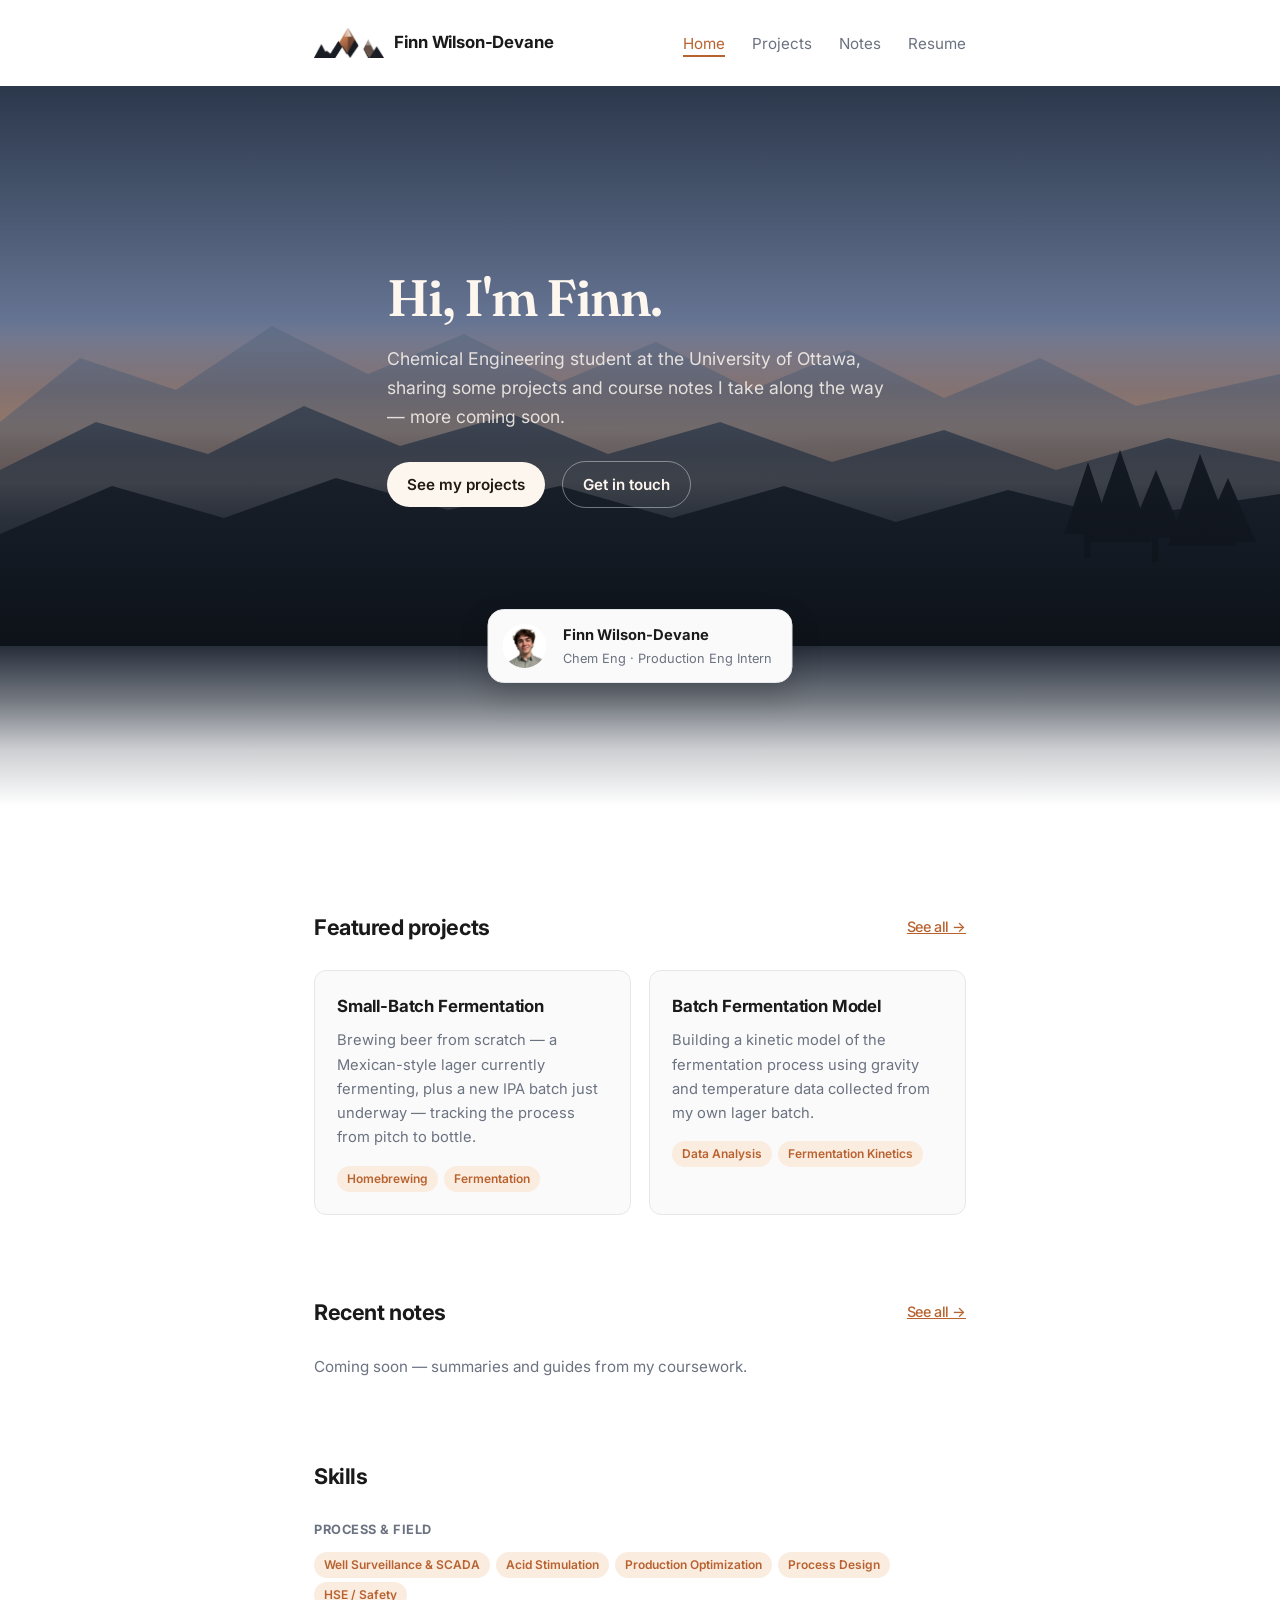
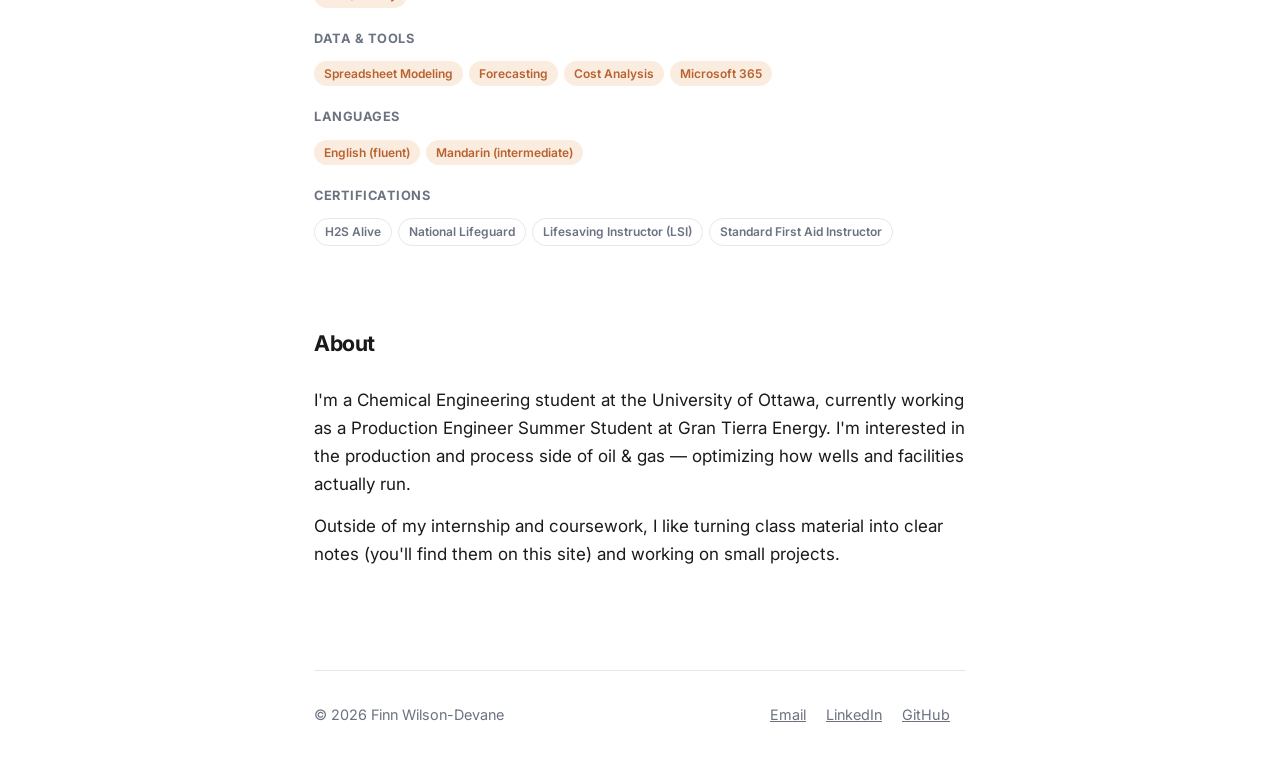
<file: index.html>
<!DOCTYPE html>
<html lang="en">
<head>
  <meta charset="UTF-8">
  <meta name="viewport" content="width=device-width, initial-scale=1.0">
  <title>Finn Wilson-Devane</title>
  <meta name="description" content="Finn Wilson-Devane — Chemical Engineering student at the University of Ottawa, Production Engineer Summer Student at Gran Tierra Energy. Projects, class notes, and more.">
  <link rel="canonical" href="https://finnwilsondevane.github.io/">

  <link rel="icon" href="assets/favicon.ico" sizes="any">
  <link rel="icon" type="image/png" sizes="32x32" href="assets/favicon-32x32.png">
  <link rel="icon" type="image/png" sizes="16x16" href="assets/favicon-16x16.png">
  <link rel="icon" type="image/png" sizes="192x192" href="assets/favicon-192x192.png">
  <link rel="apple-touch-icon" href="assets/apple-touch-icon.png">

  <!-- Open Graph / Twitter Card — controls the preview card when this link is shared -->
  <meta property="og:type" content="website">
  <meta property="og:url" content="https://finnwilsondevane.github.io/">
  <meta property="og:title" content="Finn Wilson-Devane">
  <meta property="og:description" content="Chemical Engineering student at the University of Ottawa, Production Engineer Summer Student at Gran Tierra Energy. Projects, class notes, and more.">
  <meta property="og:image" content="https://finnwilsondevane.github.io/assets/og-image.png">
  <meta property="og:image:width" content="1200">
  <meta property="og:image:height" content="630">
  <meta name="twitter:card" content="summary_large_image">
  <meta name="twitter:title" content="Finn Wilson-Devane">
  <meta name="twitter:description" content="Chemical Engineering student at the University of Ottawa, Production Engineer Summer Student at Gran Tierra Energy.">
  <meta name="twitter:image" content="https://finnwilsondevane.github.io/assets/og-image.png">

  <!-- Structured data — helps Google understand this page is a person's
       profile (can surface as a rich result / knowledge panel entry). -->
  <script type="application/ld+json">
  {
    "@context": "https://schema.org",
    "@type": "Person",
    "name": "Finn Wilson-Devane",
    "url": "https://finnwilsondevane.github.io/",
    "jobTitle": "Production Engineering Summer Student",
    "worksFor": {
      "@type": "Organization",
      "name": "Gran Tierra Energy"
    },
    "alumniOf": {
      "@type": "CollegeOrUniversity",
      "name": "University of Ottawa"
    },
    "sameAs": [
      "https://www.linkedin.com/in/finnwilsondevane",
      "https://github.com/finnwilsondevane"
    ]
  }
  </script>

  <link rel="preconnect" href="https://fonts.googleapis.com">
  <link rel="preconnect" href="https://fonts.gstatic.com" crossorigin>
  <link href="https://fonts.googleapis.com/css2?family=Inter:wght@400;500;600;700;800&display=swap" rel="stylesheet">
  <link href="https://fonts.googleapis.com/css2?family=Fraunces:opsz,wght@9..144,500;9..144,600;9..144,700&display=swap" rel="stylesheet">
  <link rel="stylesheet" href="css/style.css">
</head>
<body>
  <div class="container">
    <nav>
      <a class="brand" href="index.html"><img src="assets/logo.png" alt="">Finn Wilson-Devane</a>
      <div class="links">
        <a href="index.html" class="active">Home</a>
        <a href="projects.html">Projects</a>
        <a href="notes.html">Notes</a>
        <a href="assets/resume.pdf" target="_blank" rel="noopener">Resume</a>
      </div>
    </nav>
  </div>

  <!-- ================= SCENIC HERO =================
       EDIT ME: headline/subtitle live below.

       PHOTO: to swap in a different photo, overwrite assets/photo.jpg with
       a new square (or square-ish) image — no other changes needed. -->
  <section class="hero-scenic">
    <div class="hero-bg-wrap">
      <svg class="hero-bg" viewBox="0 0 1600 700" preserveAspectRatio="xMidYMid slice" xmlns="http://www.w3.org/2000/svg" aria-hidden="true">
        <defs>
          <linearGradient id="sky" x1="0" y1="0" x2="0" y2="1">
            <stop offset="0%" stop-color="#2f3d52"/>
            <stop offset="42%" stop-color="#6b7a9a"/>
            <stop offset="68%" stop-color="#d99a72"/>
            <stop offset="100%" stop-color="#f6c99a"/>
          </linearGradient>
          <radialGradient id="sun" cx="50%" cy="100%" r="60%">
            <stop offset="0%" stop-color="#ffe3b3" stop-opacity="0.9"/>
            <stop offset="100%" stop-color="#ffe3b3" stop-opacity="0"/>
          </radialGradient>
          <linearGradient id="haze1" x1="0" y1="0" x2="0" y2="1">
            <stop offset="0%" stop-color="#f6e2c8" stop-opacity="0"/>
            <stop offset="50%" stop-color="#f6e2c8" stop-opacity="0.18"/>
            <stop offset="100%" stop-color="#f6e2c8" stop-opacity="0"/>
          </linearGradient>
          <linearGradient id="haze2" x1="0" y1="0" x2="0" y2="1">
            <stop offset="0%" stop-color="#f6e2c8" stop-opacity="0"/>
            <stop offset="50%" stop-color="#f6e2c8" stop-opacity="0.12"/>
            <stop offset="100%" stop-color="#f6e2c8" stop-opacity="0"/>
          </linearGradient>
        </defs>

        <rect width="1600" height="700" fill="url(#sky)"/>
        <ellipse cx="820" cy="470" rx="480" ry="260" fill="url(#sun)"/>

        <path d="M0,420 L100,340 L220,380 L340,300 L460,360 L580,310 L700,370 L820,320 L940,380 L1060,330 L1180,390 L1300,340 L1420,400 L1600,360 L1600,700 L0,700 Z" fill="#5b6c86" opacity="0.55"/>
        <rect x="0" y="380" width="1600" height="100" fill="url(#haze1)"/>

        <path d="M0,480 L120,420 L260,460 L380,400 L500,450 L640,410 L760,460 L900,420 L1040,470 L1180,430 L1320,480 L1460,440 L1600,470 L1600,700 L0,700 Z" fill="#3d4a5e" opacity="0.8"/>
        <rect x="0" y="450" width="1600" height="90" fill="url(#haze2)"/>

        <path d="M0,560 L140,500 L280,540 L420,490 L560,530 L700,500 L840,540 L980,500 L1120,545 L1260,505 L1400,540 L1600,510 L1600,700 L0,700 Z" fill="#222b38"/>

        <g fill="#1a212b">
          <polygon points="1330,560 1360,470 1390,560"/>
          <polygon points="1360,570 1400,455 1440,570"/>
          <polygon points="1410,565 1445,480 1480,565"/>
          <polygon points="1460,575 1500,460 1545,575"/>
          <polygon points="1500,570 1535,490 1570,570"/>
          <rect x="1355" y="560" width="8" height="30"/>
          <rect x="1440" y="565" width="8" height="30"/>
        </g>
      </svg>

      <div class="hero-overlay"></div>
    </div>

    <div class="container hero-content">
      <h1 class="hero-serif-title">Hi, I'm Finn.</h1>
      <p class="hero-subtitle">
        Chemical Engineering student at the University of Ottawa, sharing some
        projects and course notes I take along the way — more coming soon.
      </p>
      <div class="cta-row hero-cta">
        <a class="btn btn-primary" href="projects.html">See my projects</a>
        <a class="btn btn-secondary" href="mailto:finnwilsondevane@gmail.com">Get in touch</a>
      </div>
    </div>

    <div class="hero-avatar-card">
      <img src="assets/photo.jpg" alt="Finn Wilson-Devane" class="avatar-img">
      <div>
        <strong>Finn Wilson-Devane</strong>
        <span>Chem Eng · Production Eng Intern</span>
      </div>
    </div>
  </section>

  <div class="hero-fade"></div>

  <div class="container post-hero">

    <!-- ================= FEATURED PROJECTS =================
         EDIT ME: swap these two cards for your real projects.
         Keep it to your 2 best — the full list lives on projects.html. -->
    <section class="reveal">
      <h2 class="section-title">
        Featured projects
        <a class="see-all" href="projects.html">See all →</a>
      </h2>
      <div class="card-grid">

        <div class="card">
          <h3><a href="projects.html">Small-Batch Fermentation</a></h3>
          <p>Brewing beer from scratch — a Mexican-style lager currently fermenting, plus a new IPA batch just underway — tracking the process from pitch to bottle.</p>
          <div class="tags"><span>Homebrewing</span><span>Fermentation</span></div>
        </div>

        <div class="card">
          <h3><a href="projects.html">Batch Fermentation Model</a></h3>
          <p>Building a kinetic model of the fermentation process using gravity and temperature data collected from my own lager batch.</p>
          <div class="tags"><span>Data Analysis</span><span>Fermentation Kinetics</span></div>
        </div>

      </div>
    </section>

    <!-- ================= RECENT NOTES =================
         EDIT ME: once you publish a real note, replace the <p class="empty-state">
         below with a <ul class="note-list"> — see notes.html for the markup. -->
    <section class="reveal">
      <h2 class="section-title">
        Recent notes
        <a class="see-all" href="notes.html">See all →</a>
      </h2>
      <p class="empty-state">Coming soon — summaries and guides from my coursework.</p>
    </section>

    <!-- ================= SKILLS =================
         EDIT ME: keep this in sync with assets/resume.pdf — add/remove
         pills or whole groups as your experience changes. -->
    <section class="reveal">
      <h2 class="section-title">Skills</h2>
      <div class="skills-group">
        <h3>Process &amp; Field</h3>
        <div class="tags"><span>Well Surveillance &amp; SCADA</span><span>Acid Stimulation</span><span>Production Optimization</span><span>Process Design</span><span>HSE / Safety</span></div>
      </div>
      <div class="skills-group">
        <h3>Data &amp; Tools</h3>
        <div class="tags"><span>Spreadsheet Modeling</span><span>Forecasting</span><span>Cost Analysis</span><span>Microsoft 365</span></div>
      </div>
      <div class="skills-group">
        <h3>Languages</h3>
        <div class="tags"><span>English (fluent)</span><span>Mandarin (intermediate)</span></div>
      </div>
      <div class="skills-group">
        <h3>Certifications</h3>
        <div class="tags tags-muted"><span>H2S Alive</span><span>National Lifeguard</span><span>Lifesaving Instructor (LSI)</span><span>Standard First Aid Instructor</span></div>
      </div>
    </section>

    <!-- ================= ABOUT =================
         EDIT ME: 2–3 short paragraphs. What you study, what you're good
         at, what you're looking for. Write it like you'd say it out loud. -->
    <section class="about-block reveal">
      <h2 class="section-title">About</h2>
      <p>
        I'm a Chemical Engineering student at the University of Ottawa,
        currently working as a Production Engineer Summer Student at Gran
        Tierra Energy. I'm interested in the production and process side of
        oil & gas — optimizing how wells and facilities actually run.
      </p>
      <p>
        Outside of my internship and coursework, I like turning class
        material into clear notes (you'll find them on this site) and working
        on small projects.
      </p>
    </section>

    <!-- ================= FOOTER =================
         EDIT ME: replace the LinkedIn and GitHub URLs with your own. -->
    <footer>
      <div>© 2026 Finn Wilson-Devane</div>
      <div>
        <a href="mailto:finnwilsondevane@gmail.com">Email</a>
        <a href="https://www.linkedin.com/in/finnwilsondevane">LinkedIn</a>
        <a href="https://github.com/finnwilsondevane">GitHub</a>
      </div>
    </footer>

  </div>

  <script src="js/animations.js" defer></script>
</body>
</html>
</file>
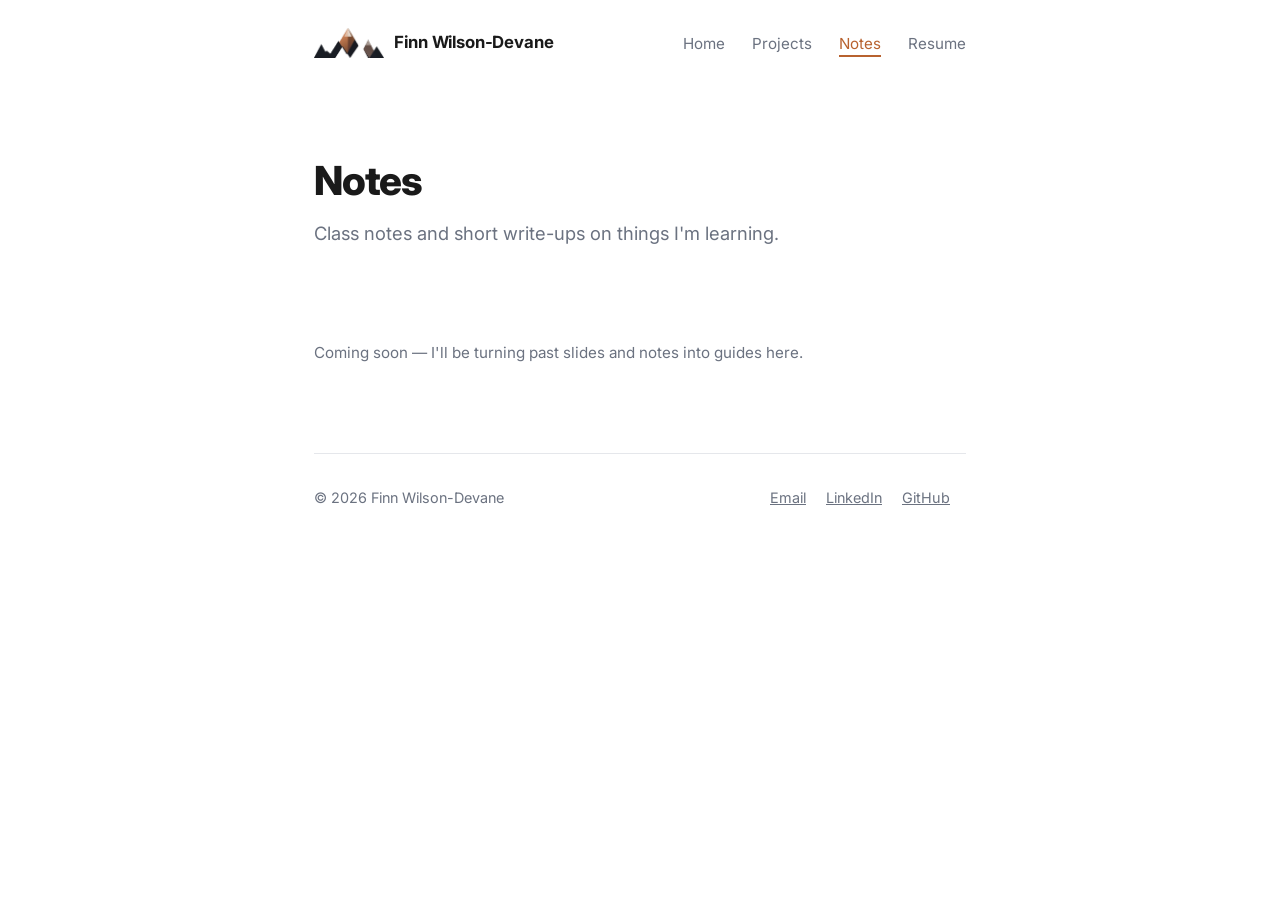
<file: notes.html>
<!DOCTYPE html>
<html lang="en">
<head>
  <meta charset="UTF-8">
  <meta name="viewport" content="width=device-width, initial-scale=1.0">
  <title>Notes — Finn Wilson-Devane</title>
  <meta name="description" content="Class notes and write-ups by Finn Wilson-Devane.">
  <link rel="canonical" href="https://finnwilsondevane.github.io/notes.html">

  <link rel="icon" href="assets/favicon.ico" sizes="any">
  <link rel="icon" type="image/png" sizes="32x32" href="assets/favicon-32x32.png">
  <link rel="icon" type="image/png" sizes="16x16" href="assets/favicon-16x16.png">
  <link rel="icon" type="image/png" sizes="192x192" href="assets/favicon-192x192.png">
  <link rel="apple-touch-icon" href="assets/apple-touch-icon.png">

  <!-- Open Graph / Twitter Card — controls the preview card when this link is shared -->
  <meta property="og:type" content="website">
  <meta property="og:url" content="https://finnwilsondevane.github.io/notes.html">
  <meta property="og:title" content="Notes — Finn Wilson-Devane">
  <meta property="og:description" content="Class notes and write-ups by Finn Wilson-Devane.">
  <meta property="og:image" content="https://finnwilsondevane.github.io/assets/og-image.png">
  <meta property="og:image:width" content="1200">
  <meta property="og:image:height" content="630">
  <meta name="twitter:card" content="summary_large_image">
  <meta name="twitter:title" content="Notes — Finn Wilson-Devane">
  <meta name="twitter:description" content="Class notes and write-ups by Finn Wilson-Devane.">
  <meta name="twitter:image" content="https://finnwilsondevane.github.io/assets/og-image.png">

  <link rel="preconnect" href="https://fonts.googleapis.com">
  <link rel="preconnect" href="https://fonts.gstatic.com" crossorigin>
  <link href="https://fonts.googleapis.com/css2?family=Inter:wght@400;500;600;700;800&display=swap" rel="stylesheet">
  <link rel="stylesheet" href="css/style.css">
</head>
<body>
  <div class="container">

    <nav>
      <a class="brand" href="index.html"><img src="assets/logo.png" alt="">Finn Wilson-Devane</a>
      <div class="links">
        <a href="index.html">Home</a>
        <a href="projects.html">Projects</a>
        <a href="notes.html" class="active">Notes</a>
        <a href="assets/resume.pdf" target="_blank" rel="noopener">Resume</a>
      </div>
    </nav>

    <section class="hero" style="padding-bottom: 24px;">
      <h1>Notes</h1>
      <p class="lede">
        Class notes and short write-ups on things I'm learning.
      </p>
    </section>

    <!-- ================= NOTE LIST =================
         EDIT ME: to publish a new note:
         1. Copy notes/sample-note.html to notes/your-note-title.html
         2. Edit its title, date, and content
         3. Replace the <p class="empty-state"> below with a <ul class="note-list">
            and one <li> per note (newest at the top):
              <ul class="note-list">
                <li>
                  <a href="notes/your-note-title.html">Note title</a>
                  <span class="date">Month Year</span>
                </li>
              </ul>
         4. Optionally add the same <li> to the "Recent notes" list on index.html -->
    <section class="reveal">
      <p class="empty-state">Coming soon — I'll be turning past slides and notes into guides here.</p>
    </section>

    <footer>
      <div>© 2026 Finn Wilson-Devane</div>
      <div>
        <a href="mailto:finnwilsondevane@gmail.com">Email</a>
        <a href="https://www.linkedin.com/in/finnwilsondevane">LinkedIn</a>
        <a href="https://github.com/finnwilsondevane">GitHub</a>
      </div>
    </footer>

  </div>

  <script src="js/animations.js" defer></script>
</body>
</html>
</file>
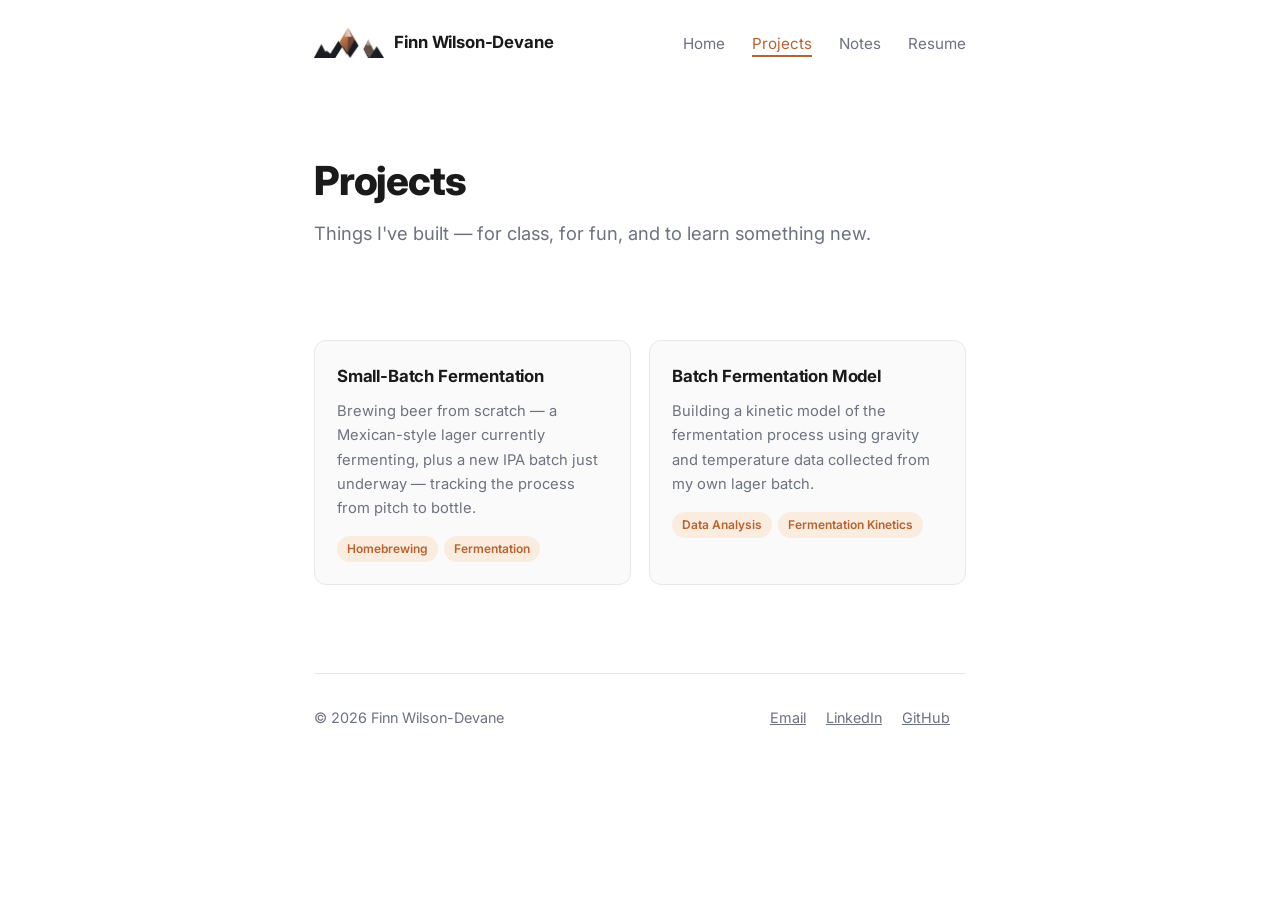
<file: projects.html>
<!DOCTYPE html>
<html lang="en">
<head>
  <meta charset="UTF-8">
  <meta name="viewport" content="width=device-width, initial-scale=1.0">
  <title>Projects — Finn Wilson-Devane</title>
  <meta name="description" content="Projects by Finn Wilson-Devane.">
  <link rel="canonical" href="https://finnwilsondevane.github.io/projects.html">

  <link rel="icon" href="assets/favicon.ico" sizes="any">
  <link rel="icon" type="image/png" sizes="32x32" href="assets/favicon-32x32.png">
  <link rel="icon" type="image/png" sizes="16x16" href="assets/favicon-16x16.png">
  <link rel="icon" type="image/png" sizes="192x192" href="assets/favicon-192x192.png">
  <link rel="apple-touch-icon" href="assets/apple-touch-icon.png">

  <!-- Open Graph / Twitter Card — controls the preview card when this link is shared -->
  <meta property="og:type" content="website">
  <meta property="og:url" content="https://finnwilsondevane.github.io/projects.html">
  <meta property="og:title" content="Projects — Finn Wilson-Devane">
  <meta property="og:description" content="Projects by Finn Wilson-Devane.">
  <meta property="og:image" content="https://finnwilsondevane.github.io/assets/og-image.png">
  <meta property="og:image:width" content="1200">
  <meta property="og:image:height" content="630">
  <meta name="twitter:card" content="summary_large_image">
  <meta name="twitter:title" content="Projects — Finn Wilson-Devane">
  <meta name="twitter:description" content="Projects by Finn Wilson-Devane.">
  <meta name="twitter:image" content="https://finnwilsondevane.github.io/assets/og-image.png">

  <link rel="preconnect" href="https://fonts.googleapis.com">
  <link rel="preconnect" href="https://fonts.gstatic.com" crossorigin>
  <link href="https://fonts.googleapis.com/css2?family=Inter:wght@400;500;600;700;800&display=swap" rel="stylesheet">
  <link rel="stylesheet" href="css/style.css">
</head>
<body>
  <div class="container">

    <nav>
      <a class="brand" href="index.html"><img src="assets/logo.png" alt="">Finn Wilson-Devane</a>
      <div class="links">
        <a href="index.html">Home</a>
        <a href="projects.html" class="active">Projects</a>
        <a href="notes.html">Notes</a>
        <a href="assets/resume.pdf" target="_blank" rel="noopener">Resume</a>
      </div>
    </nav>

    <section class="hero" style="padding-bottom: 24px;">
      <h1>Projects</h1>
      <p class="lede">
        Things I've built — for class, for fun, and to learn something new.
      </p>
    </section>

    <!-- ================= PROJECT LIST =================
         EDIT ME: each card below is one project. To add a project, copy a
         whole <div class="card">…</div> block and edit it. If the project
         is on GitHub or live somewhere, point the <a href="..."> at it. -->
    <section class="reveal">
      <div class="card-grid">

        <div class="card">
          <h3><a href="#">Small-Batch Fermentation</a></h3>
          <p>Brewing beer from scratch — a Mexican-style lager currently fermenting, plus a new IPA batch just underway — tracking the process from pitch to bottle.</p>
          <div class="tags"><span>Homebrewing</span><span>Fermentation</span></div>
        </div>

        <div class="card">
          <h3><a href="#">Batch Fermentation Model</a></h3>
          <p>Building a kinetic model of the fermentation process using gravity and temperature data collected from my own lager batch.</p>
          <div class="tags"><span>Data Analysis</span><span>Fermentation Kinetics</span></div>
        </div>

        <!-- Hidden for now — bring back once there's real content to put here.
        <div class="card">
          <h3><a href="#">Project Three</a></h3>
          <p>What it is, why you built it, and the outcome.</p>
          <div class="tags"><span>Coursework</span></div>
        </div>

        <div class="card">
          <h3><a href="#">Project Four</a></h3>
          <p>What it is, why you built it, and the outcome.</p>
          <div class="tags"><span>Team project</span></div>
        </div>
        -->

      </div>
    </section>

    <footer>
      <div>© 2026 Finn Wilson-Devane</div>
      <div>
        <a href="mailto:finnwilsondevane@gmail.com">Email</a>
        <a href="https://www.linkedin.com/in/finnwilsondevane">LinkedIn</a>
        <a href="https://github.com/finnwilsondevane">GitHub</a>
      </div>
    </footer>

  </div>

  <script src="js/animations.js" defer></script>
</body>
</html>
</file>
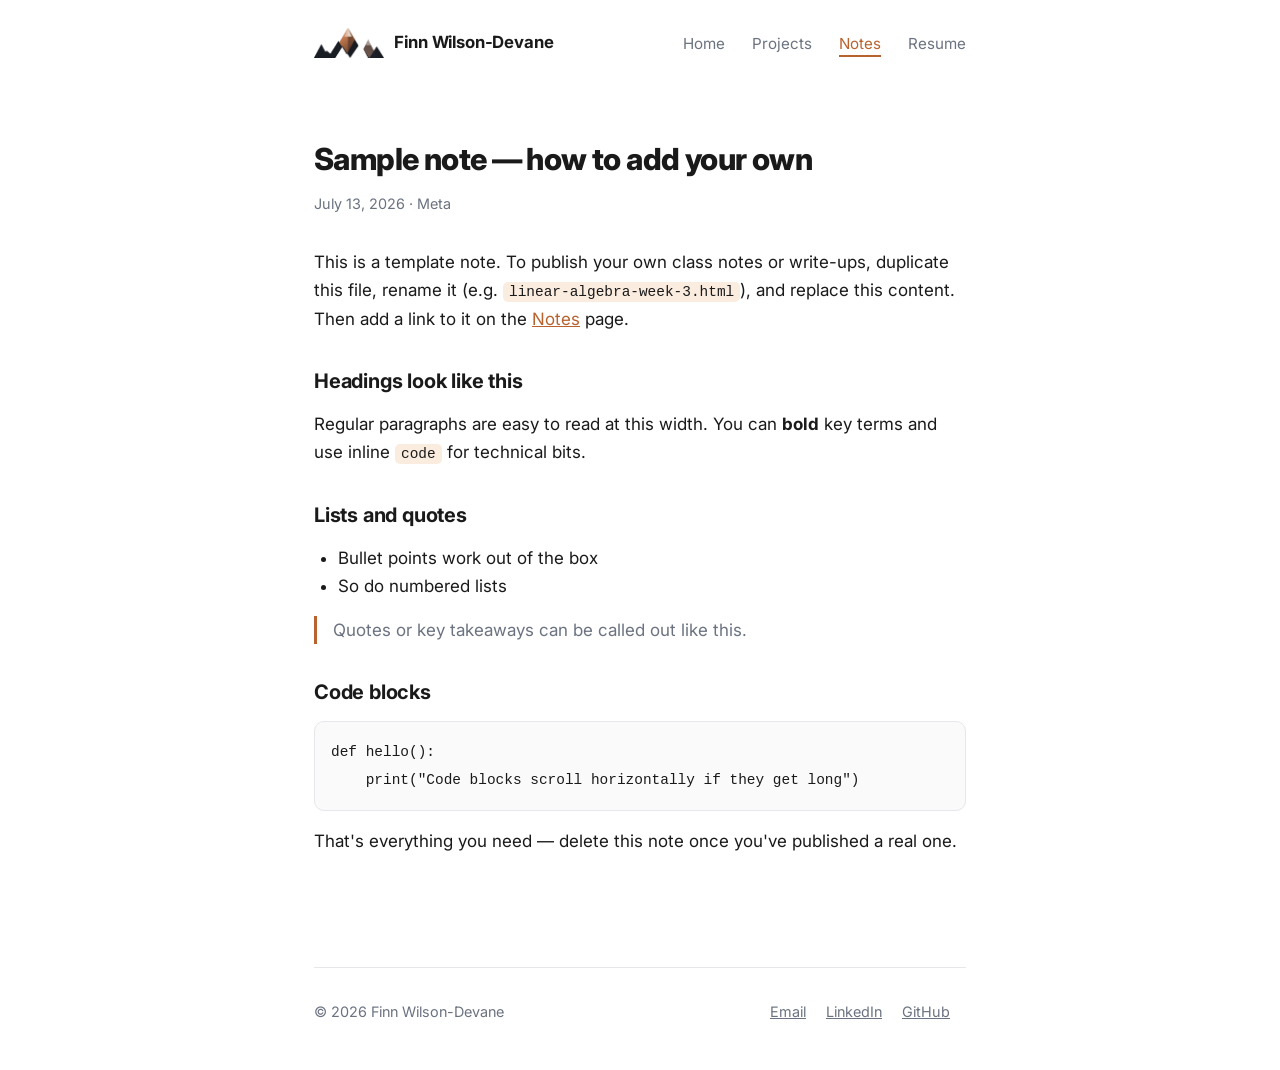
<file: notes/sample-note.html>
<!DOCTYPE html>
<html lang="en">
<head>
  <meta charset="UTF-8">
  <meta name="viewport" content="width=device-width, initial-scale=1.0">
  <!-- EDIT ME: page title shows in the browser tab and Google results -->
  <title>Sample note — Finn Wilson-Devane</title>
  <meta name="description" content="Template note showing headings, lists, and code blocks — copy this file to publish a real one.">
  <!-- This is a template, not real content — keep it out of search results.
       Remove this line once you copy the file to publish an actual note. -->
  <meta name="robots" content="noindex, nofollow">

  <link rel="icon" href="../assets/favicon.ico" sizes="any">
  <link rel="icon" type="image/png" sizes="32x32" href="../assets/favicon-32x32.png">
  <link rel="icon" type="image/png" sizes="16x16" href="../assets/favicon-16x16.png">
  <link rel="icon" type="image/png" sizes="192x192" href="../assets/favicon-192x192.png">
  <link rel="apple-touch-icon" href="../assets/apple-touch-icon.png">

  <!-- Open Graph / Twitter Card — controls the preview card when this link is shared -->
  <meta property="og:type" content="article">
  <meta property="og:url" content="https://finnwilsondevane.github.io/notes/sample-note.html">
  <meta property="og:title" content="Sample note — Finn Wilson-Devane">
  <meta property="og:description" content="Template note showing headings, lists, and code blocks — copy this file to publish a real one.">
  <meta property="og:image" content="https://finnwilsondevane.github.io/assets/og-image.png">
  <meta property="og:image:width" content="1200">
  <meta property="og:image:height" content="630">
  <meta name="twitter:card" content="summary_large_image">
  <meta name="twitter:title" content="Sample note — Finn Wilson-Devane">
  <meta name="twitter:description" content="Template note showing headings, lists, and code blocks.">
  <meta name="twitter:image" content="https://finnwilsondevane.github.io/assets/og-image.png">

  <link rel="preconnect" href="https://fonts.googleapis.com">
  <link rel="preconnect" href="https://fonts.gstatic.com" crossorigin>
  <link href="https://fonts.googleapis.com/css2?family=Inter:wght@400;500;600;700;800&display=swap" rel="stylesheet">
  <link rel="stylesheet" href="../css/style.css">
</head>
<body>
  <div class="container">

    <nav>
      <a class="brand" href="../index.html"><img src="../assets/logo.png" alt="">Finn Wilson-Devane</a>
      <div class="links">
        <a href="../index.html">Home</a>
        <a href="../projects.html">Projects</a>
        <a href="../notes.html" class="active">Notes</a>
        <a href="../assets/resume.pdf" target="_blank" rel="noopener">Resume</a>
      </div>
    </nav>

    <article class="note reveal">
      <!-- EDIT ME: title and date -->
      <h1>Sample note — how to add your own</h1>
      <div class="meta">July 13, 2026 · Meta</div>

      <p>
        This is a template note. To publish your own class notes or write-ups,
        duplicate this file, rename it (e.g. <code>linear-algebra-week-3.html</code>),
        and replace this content. Then add a link to it on the
        <a href="../notes.html">Notes</a> page.
      </p>

      <h2>Headings look like this</h2>
      <p>
        Regular paragraphs are easy to read at this width. You can
        <strong>bold</strong> key terms and use inline <code>code</code> for
        technical bits.
      </p>

      <h2>Lists and quotes</h2>
      <ul>
        <li>Bullet points work out of the box</li>
        <li>So do numbered lists</li>
      </ul>
      <blockquote>
        Quotes or key takeaways can be called out like this.
      </blockquote>

      <h2>Code blocks</h2>
      <pre><code>def hello():
    print("Code blocks scroll horizontally if they get long")</code></pre>

      <p>
        That's everything you need — delete this note once you've published a
        real one.
      </p>
    </article>

    <footer>
      <div>© 2026 Finn Wilson-Devane</div>
      <div>
        <a href="mailto:finnwilsondevane@gmail.com">Email</a>
        <a href="https://www.linkedin.com/in/finnwilsondevane">LinkedIn</a>
        <a href="https://github.com/finnwilsondevane">GitHub</a>
      </div>
    </footer>

  </div>

  <script src="../js/animations.js" defer></script>
</body>
</html>
</file>
<file: css/style.css>
/* ============================================================
   Finn Wilson-Devane — personal site stylesheet
   Clean & minimal. Edit the variables below to re-theme.
   ============================================================ */

:root {
  --bg: #ffffff;
  --text: #1a1a1a;
  --text-muted: #6b7280;
  --accent: #b8622f;
  --accent-soft: #fbece0;
  --border: #e5e7eb;
  --card-bg: #fafafa;
  --max-width: 700px;
  --font-serif: "Fraunces", Georgia, "Times New Roman", serif;
}

@media (prefers-color-scheme: dark) {
  :root {
    --bg: #111214;
    --text: #ececec;
    --text-muted: #9ca3af;
    --accent: #e8a06b;
    --accent-soft: #2b2015;
    --border: #2a2c31;
    --card-bg: #191b1e;
  }
}

* { box-sizing: border-box; margin: 0; padding: 0; }

@media (prefers-reduced-motion: reduce) {
  *, *::before, *::after {
    animation-duration: 0.001ms !important;
    transition-duration: 0.001ms !important;
  }
}

body {
  font-family: "Inter", -apple-system, BlinkMacSystemFont, "Segoe UI", Helvetica, Arial, sans-serif;
  background: var(--bg);
  color: var(--text);
  line-height: 1.65;
  font-size: 17px;
  -webkit-font-smoothing: antialiased;
}

.container {
  max-width: var(--max-width);
  margin: 0 auto;
  padding: 0 24px;
}

/* ---------- Navigation ---------- */
nav {
  padding: 28px 0;
  display: flex;
  align-items: center;
  justify-content: space-between;
}

nav .brand {
  display: flex;
  align-items: center;
  gap: 10px;
  font-weight: 700;
  text-decoration: none;
  color: var(--text);
  font-size: 1.05rem;
  letter-spacing: -0.01em;
}

nav .brand img {
  height: 30px;
  width: auto;
  display: block;
}

nav .links a {
  position: relative;
  text-decoration: none;
  color: var(--text-muted);
  margin-left: 22px;
  font-size: 0.95rem;
  transition: color 0.15s ease;
}

nav .links a::after {
  content: "";
  position: absolute;
  left: 0;
  right: 0;
  bottom: -4px;
  height: 2px;
  background: var(--accent);
  transform: scaleX(0);
  transform-origin: left;
  transition: transform 0.25s ease;
}

nav .links a:hover,
nav .links a.active {
  color: var(--accent);
}

nav .links a:hover::after,
nav .links a.active::after {
  transform: scaleX(1);
}

/* ---------- Hero (plain text header, used on Projects/Notes pages) ---------- */
.hero {
  padding: 72px 0 56px;
}

.hero h1 {
  font-size: 2.5rem;
  font-weight: 800;
  letter-spacing: -0.03em;
  line-height: 1.15;
  margin-bottom: 14px;
}

.hero h1 .wave { display: inline-block; }

.hero p.lede {
  font-size: 1.15rem;
  color: var(--text-muted);
  max-width: 56ch;
  margin-bottom: 28px;
}

.hero .cta-row a {
  display: inline-block;
  margin-right: 12px;
  margin-bottom: 10px;
}

/* ---------- Scenic hero (homepage only) ---------- */
.hero-scenic {
  position: relative;
  width: 100%;
  min-height: 560px;
  display: flex;
  flex-direction: column;
  justify-content: flex-end;
  color: #fdf6ee;
}

.hero-bg-wrap {
  position: absolute;
  inset: 0;
  overflow: hidden;
}

.hero-bg {
  position: absolute;
  inset: 0;
  width: 100%;
  height: 100%;
  display: block;
}

.hero-overlay {
  position: absolute;
  inset: 0;
  background: linear-gradient(180deg, rgba(10, 14, 20, 0.1) 0%, rgba(10, 14, 20, 0.05) 45%, rgba(10, 14, 20, 0.85) 100%);
}

/* Bridges the hero's dark tones into the page background so it fades
   instead of cutting straight to black/white. Uses an eased alpha curve
   over the real --bg color rather than interpolating raw hex values —
   a straight navy-to-white lerp leaves a muddy grey plateau in light mode. */
.hero-fade {
  width: 100%;
  height: 160px;
  background: var(--bg);
  position: relative;
}

.hero-fade::before {
  content: "";
  position: absolute;
  inset: 0;
  background: linear-gradient(180deg,
    rgba(27, 35, 48, 0.95) 0%,
    rgba(27, 35, 48, 0.6) 35%,
    rgba(27, 35, 48, 0.22) 65%,
    rgba(27, 35, 48, 0) 100%
  );
}

.hero-content {
  position: relative;
  z-index: 2;
  padding-top: 90px;
  padding-bottom: 88px;
}

.hero-badge {
  display: inline-flex;
  align-items: center;
  gap: 8px;
  background: rgba(10, 14, 20, 0.4);
  border: 1px solid rgba(255, 255, 255, 0.25);
  backdrop-filter: blur(6px);
  padding: 6px 14px;
  border-radius: 99px;
  font-size: 0.82rem;
  font-weight: 500;
  margin-bottom: 22px;
}

.hero-badge .dot {
  width: 6px;
  height: 6px;
  border-radius: 50%;
  background: #7fd8a4;
  flex-shrink: 0;
}

.hero-serif-title {
  font-family: var(--font-serif);
  font-size: 3.2rem;
  font-weight: 600;
  letter-spacing: -0.02em;
  line-height: 1.1;
  margin-bottom: 18px;
}

.hero-subtitle {
  font-size: 1.1rem;
  max-width: 46ch;
  color: rgba(253, 246, 238, 0.85);
  margin-bottom: 30px;
}

.hero-cta a {
  display: inline-block;
  margin-right: 12px;
  margin-bottom: 10px;
  border-radius: 99px;
}

.hero-cta .btn-primary {
  background: #fdf6ee;
  color: #201a12;
}

.hero-cta .btn-secondary {
  border-color: rgba(255, 255, 255, 0.4);
  color: #fdf6ee;
}

.hero-avatar-card {
  position: absolute;
  left: 50%;
  bottom: 0;
  transform: translate(-50%, 50%);
  z-index: 3;
  display: flex;
  align-items: center;
  gap: 14px;
  background: var(--card-bg);
  border: 1px solid var(--border);
  border-radius: 16px;
  padding: 12px 20px 12px 12px;
  box-shadow: 0 12px 30px rgba(0, 0, 0, 0.18);
  white-space: nowrap;
}

.hero-avatar-card .avatar-placeholder,
.hero-avatar-card .avatar-img {
  width: 48px;
  height: 48px;
  font-size: 1.1rem;
  border-width: 2px;
}

.hero-avatar-card strong {
  display: block;
  font-size: 0.92rem;
  color: var(--text);
}

.hero-avatar-card span {
  display: block;
  font-size: 0.8rem;
  color: var(--text-muted);
}

.post-hero { padding-top: 64px; }

/* ---------- Avatar ---------- */
.avatar-placeholder,
.avatar-img {
  width: 160px;
  height: 160px;
  border-radius: 50%;
  border: 4px solid var(--card-bg);
}

.avatar-placeholder {
  display: flex;
  align-items: center;
  justify-content: center;
  background: linear-gradient(135deg, var(--accent), #e8a06b);
  color: #fff;
  font-size: 2.4rem;
  font-weight: 800;
  letter-spacing: -0.02em;
}

.avatar-img {
  object-fit: cover;
  display: block;
}

/* ---------- Buttons & links ---------- */
.btn {
  padding: 10px 20px;
  border-radius: 8px;
  text-decoration: none;
  font-weight: 600;
  font-size: 0.95rem;
  transition: opacity 0.15s ease, transform 0.15s ease, box-shadow 0.15s ease;
}

.btn-primary {
  background: var(--accent);
  color: #fff;
}

.btn-secondary {
  border: 1px solid var(--border);
  color: var(--text);
}

.btn:hover {
  opacity: 0.9;
  transform: translateY(-1px);
  box-shadow: 0 6px 16px rgba(0, 0, 0, 0.12);
}

a { color: var(--accent); }

/* ---------- Sections ---------- */
section { padding: 40px 0; }

h2.section-title {
  font-size: 1.35rem;
  font-weight: 700;
  letter-spacing: -0.02em;
  margin-bottom: 24px;
}

h2.section-title .see-all {
  font-size: 0.9rem;
  font-weight: 500;
  float: right;
  margin-top: 5px;
}

/* ---------- Cards (projects & notes) ---------- */
.card-grid {
  display: grid;
  grid-template-columns: 1fr 1fr;
  gap: 18px;
}

.card {
  border: 1px solid var(--border);
  background: var(--card-bg);
  border-radius: 12px;
  padding: 22px;
  transition: border-color 0.15s ease, transform 0.15s ease, box-shadow 0.15s ease;
}

.card:hover {
  border-color: var(--accent);
  transform: translateY(-2px);
  box-shadow: 0 10px 24px rgba(0, 0, 0, 0.08);
}

.card h3 {
  font-size: 1.05rem;
  font-weight: 700;
  margin-bottom: 8px;
  letter-spacing: -0.01em;
}

.card h3 a {
  color: var(--text);
  text-decoration: none;
}

.card h3 a:hover { color: var(--accent); }

.card p {
  font-size: 0.92rem;
  color: var(--text-muted);
  margin-bottom: 12px;
}

.tags span {
  display: inline-block;
  background: var(--accent-soft);
  color: var(--accent);
  font-size: 0.75rem;
  font-weight: 600;
  padding: 3px 10px;
  border-radius: 99px;
  margin-right: 6px;
  margin-top: 4px;
}

/* Used for credentials/certifications — visually distinct from the
   accent-colored skill pills so the two aren't read as the same thing. */
.tags-muted span {
  background: transparent;
  color: var(--text-muted);
  border: 1px solid var(--border);
}

/* ---------- Skills ---------- */
.skills-group { margin-bottom: 20px; }
.skills-group:last-child { margin-bottom: 0; }

.skills-group h3 {
  font-size: 0.8rem;
  font-weight: 700;
  text-transform: uppercase;
  letter-spacing: 0.04em;
  color: var(--text-muted);
  margin-bottom: 8px;
}

/* ---------- Note list ---------- */
.note-list { list-style: none; }

.note-list li {
  display: flex;
  align-items: baseline;
  justify-content: space-between;
  gap: 16px;
  padding: 14px 0;
  border-bottom: 1px solid var(--border);
}

.note-list li a {
  text-decoration: none;
  color: var(--text);
  font-weight: 600;
}

.note-list li a:hover { color: var(--accent); }

.empty-state {
  color: var(--text-muted);
  font-size: 0.95rem;
}

.note-list li .date {
  color: var(--text-muted);
  font-size: 0.85rem;
  white-space: nowrap;
}

/* ---------- Article (note pages) ---------- */
article.note {
  padding: 48px 0;
}

article.note h1 {
  font-size: 1.9rem;
  font-weight: 800;
  letter-spacing: -0.02em;
  margin-bottom: 8px;
}

article.note .meta {
  color: var(--text-muted);
  font-size: 0.9rem;
  margin-bottom: 32px;
}

article.note h2 {
  font-size: 1.25rem;
  margin: 32px 0 12px;
  letter-spacing: -0.01em;
}

article.note p { margin-bottom: 16px; }

article.note ul, article.note ol {
  margin: 0 0 16px 24px;
}

article.note code {
  font-family: "SF Mono", ui-monospace, Menlo, monospace;
  font-size: 0.85em;
  background: var(--accent-soft);
  padding: 2px 6px;
  border-radius: 5px;
}

article.note pre {
  background: var(--card-bg);
  border: 1px solid var(--border);
  border-radius: 10px;
  padding: 16px;
  overflow-x: auto;
  margin-bottom: 16px;
}

article.note pre code {
  background: none;
  padding: 0;
}

article.note blockquote {
  border-left: 3px solid var(--accent);
  padding-left: 16px;
  color: var(--text-muted);
  margin-bottom: 16px;
}

/* ---------- About ---------- */
.about-block p { margin-bottom: 14px; }

/* ---------- Footer ---------- */
footer {
  border-top: 1px solid var(--border);
  margin-top: 48px;
  padding: 32px 0 48px;
  color: var(--text-muted);
  font-size: 0.9rem;
  display: flex;
  justify-content: space-between;
  flex-wrap: wrap;
  gap: 12px;
}

footer a {
  color: var(--text-muted);
  margin-right: 16px;
}

footer a:hover { color: var(--accent); }

/* ---------- Scroll reveal ---------- */
.reveal {
  opacity: 0;
  transform: translateY(18px);
  transition: opacity 0.6s ease, transform 0.6s ease;
}

.reveal.is-visible {
  opacity: 1;
  transform: translateY(0);
}

/* ---------- Mobile ---------- */
@media (max-width: 600px) {
  .hero { padding: 48px 0 36px; }
  .hero h1 { font-size: 1.9rem; }
  .card-grid { grid-template-columns: 1fr; }
  nav .links a { margin-left: 14px; }

  .hero-scenic { min-height: 460px; }
  .hero-content { padding-top: 56px; padding-bottom: 68px; }
  .hero-serif-title { font-size: 2.2rem; }
  .hero-subtitle { font-size: 1rem; }
  .hero-avatar-card { padding: 10px 16px 10px 10px; gap: 10px; }
  .hero-avatar-card .avatar-placeholder,
  .hero-avatar-card .avatar-img { width: 40px; height: 40px; font-size: 0.95rem; }
  .hero-avatar-card strong { font-size: 0.85rem; }
  .hero-avatar-card span { font-size: 0.72rem; }
  .post-hero { padding-top: 56px; }
}
</file>
